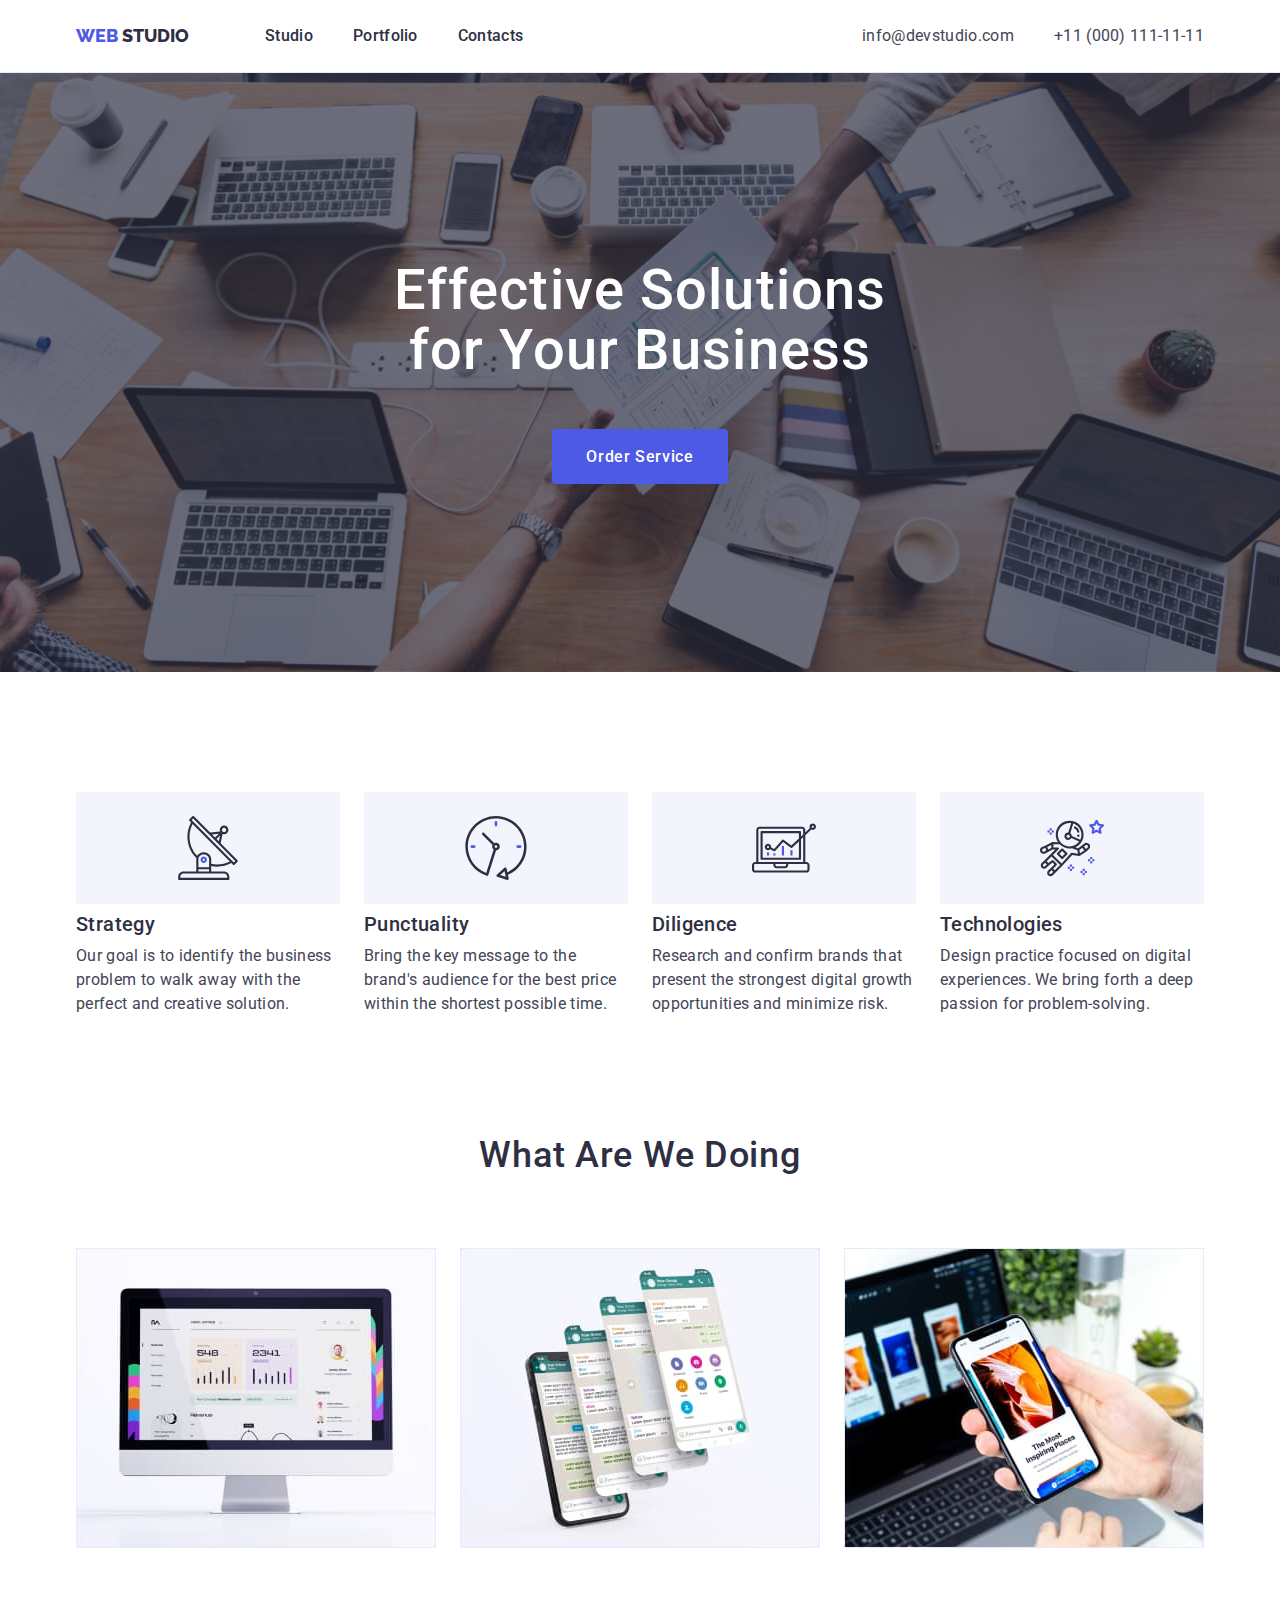
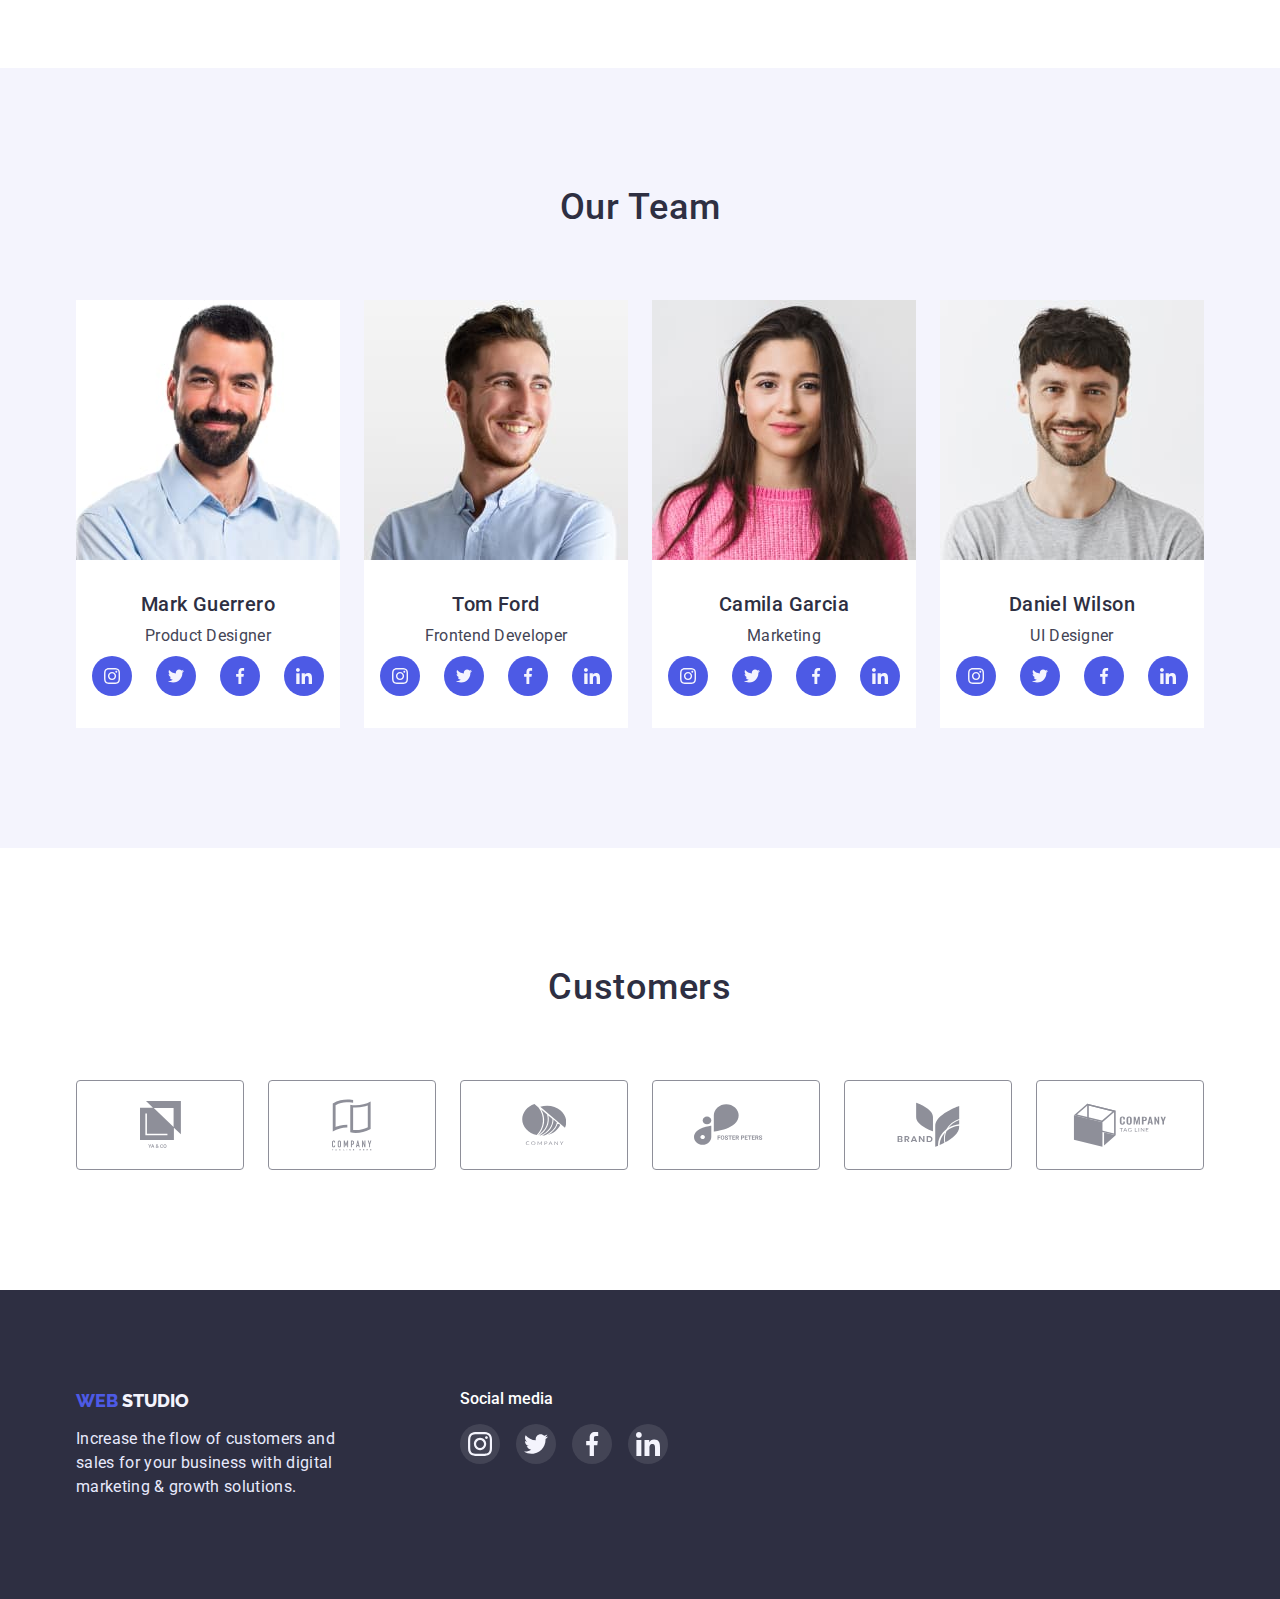
<file: index.html>
<!DOCTYPE html>
<html lang="en">
<head>
    <meta charset="UTF-8">
    <meta http-equiv="X-UA-Compatible" content="IE=edge">
    <meta name="viewport" content="width=device-width, initial-scale=1.0">
    <title>Студія</title>
    <link rel="preconnect" href="https://fonts.googleapis.com">
    <link rel="preconnect" href="https://fonts.gstatic.com" crossorigin>
    <link href="https://fonts.googleapis.com/css2?family=Raleway:wght@800&family=Roboto:wght@400;500;700;900&display=swap" rel="stylesheet">
    <link rel="stylesheet" href="https://cdn.jsdelivr.net/npm/modern-normalize@1.1.0/modern-normalize.min.css">
    <link rel="stylesheet" href="./css/styles.css">
    
    
</head>
<body>
    <!--HEADER-->

    <header class="page-header">
        <div class="container page-header-container">
            
        <nav class="page-navigation">
            <a class="logotype link" href="./index.html">
            <span class="web">WEB</span>
            <span class="studio">STUDIO</span>
            </a>
            <ul class="menu list">
                <li class="menu-item">
                    <a class="menu-link link" href="./index.html">Studio</a>
                </li>
                <li class="menu-item">
                    <a class="menu-link link" href="./portfolio.html">Portfolio</a>
                </li>
                <li class="menu-item">
                    <a class="menu-link link" href="">Contacts</a>
                </li>
            </ul>
        </nav>

        <ul class="contacts-info list">
            <li class="menu-item"><a class="contacts link" href="mailto:info@devstudio.com">info@devstudio.com</a></li>
            <li><a class="contacts link" href="tel:+110001111111">+11 (000) 111-11-11</a></li>
        </ul>

        </div>
    </header>
    <main>

    <!--HERO-->

        <section class="hero-section">
        <div class="container">
            <h1 class="hero">Effective Solutions for Your Business</h1>
            <button class="main-modal-btn" type="button">Order Service</button>
        </div>
        </section>

    <!--ADVANTAGES-->
        <section class="advantage-section">
            <div class="container">
            <h2 hidden>Our skills</h2>
            

        <ul class="advantages list">
            <li class="advantages-item">
                <div class="adv-icon">
                        <svg class="adv-list-icon" width="64" height="64">
                            <use href="./images/icons.svg#icon-antenna"></use>
                        </svg>
                    </a>
                </div>
                <h3 class="item">Strategy</h3>
                <p class="description-item">Our goal is to identify the business problem to walk away with the perfect and creative solution.</p>
            </li>

            <li class="advantages-item">
                <div class="adv-icon">
                        <svg class="adv-list-icon" width="64" height="64">
                            <use href="./images/icons.svg#icon-clock"></use>
                        </svg>
                    </a>
                </div>
                <h3 class="item">Punctuality</h3>
                <p class="description-item">Bring the key message to the brand's audience for the best price within the shortest possible time.</p>
            </li>

            <li class="advantages-item">
                <div class="adv-icon">
                        <svg class="adv-list-icon" width="64" height="64">
                            <use href="./images/icons.svg#icon-diagram"></use>
                        </svg>
                    </a></div>
                <h3 class="item">Diligence</h3>
                <p class="description-item">Research and confirm brands that present the strongest digital growth opportunities and minimize risk.</p>
            </li>

            <li class="advantages-item">
                <div class="adv-icon">
                        <svg class="adv-list-icon" width="64" height="64">
                            <use href="./images/icons.svg#icon-astronaut"></use>
                        </svg>
                    </a></div>
                <h3 class="item">Technologies</h3>
                <p class="description-item">Design practice focused on digital experiences. We bring forth a deep passion for problem-solving.</p>
            </li>
        </ul>
        </div>
        </section>

        <!--ABOUT-->

        <section class="about-section">
            <div class="container">
            <h2 class="about">What are we doing</h2>
        <ul class="list images-list">
            <li><img src="./images/what-we-are-doing/pc.jpg" alt="personal computer" width="360"></li>
            <li><img src="./images/what-we-are-doing/gadget.jpg" alt="gadget" width="360"></li>
            <li><img src="./images/what-we-are-doing/smartphone.jpg" alt="smartphone" width="360"></li>
        </ul>
        </div>
        </section>

        <!--EMPLOYEES-->

        <section class="employees-section">
            <div class="container">
            <h2 class="team">Our Team</h2>
        <ul class="employees-list list">
            <li class="team-list">
                <img src="./images/our-team/mark-guerrero.jpg" alt="mark-guerrero" width="264">
                <div class="borders">
                <h3 class="initials">Mark Guerrero</h3>
                <p class="occupation">Product Designer</p>
                <ul class="social-list list">
                    <li class="social-list-item">
                        <a href="" class="social-list-link">
                            <svg class="social-list-icon" width="16" height="16">
                                <use href="./images/icons.svg#icon-instagram"></use>
                            </svg>
                        </a>
                    </li>
                    <li class="social-list-item">
                        <a href="" class="social-list-link">
                            <svg class="social-list-icon" width="16" height="16">
                                <use href="./images/icons.svg#icon-twitter"></use>
                            </svg>
                        </a>
                    </li>
                    <li class="social-list-item">
                        <a href="" class="social-list-link">
                            <svg class="social-list-icon" width="16" height="16">
                                <use href="./images/icons.svg#icon-facebook"></use>
                            </svg>
                        </a>
                    </li>
                    <li class="social-list-item">
                        <a href="" class="social-list-link">
                            <svg class="social-list-icon" width="16" height="16">
                                <use href="./images/icons.svg#icon-linkedin"></use>
                            </svg>
                        </a>
                    </li>
                </ul>
                </div>
            </li>

            <li class="team-list">
                <img src="./images/our-team/tom-ford.jpg" alt="tom-ford" width="264">
                <div class="borders">
                <h3 class="initials">Tom Ford</h3>
                <p class="occupation">Frontend Developer</p>
                <ul class="social-list list">
                    <li class="social-list-item">
                        <a href="" class="social-list-link">
                            <svg class="social-list-icon" width="16" height="16">
                                <use href="./images/icons.svg#icon-instagram"></use>
                            </svg>
                        </a>
                    </li>
                    <li class="social-list-item">
                        <a href="" class="social-list-link">
                            <svg class="social-list-icon" width="16" height="16">
                                <use href="./images/icons.svg#icon-twitter"></use>
                            </svg>
                        </a>
                    </li>
                    <li class="social-list-item">
                        <a href="" class="social-list-link">
                            <svg class="social-list-icon" width="16" height="16">
                                <use href="./images/icons.svg#icon-facebook"></use>
                            </svg>
                        </a>
                    </li>
                    <li class="social-list-item">
                        <a href="" class="social-list-link">
                            <svg class="social-list-icon" width="16" height="16">
                                <use href="./images/icons.svg#icon-linkedin"></use>
                            </svg>
                        </a>
                    </li>
                </ul>
                </div>
            </li>

            <li class="team-list">
                <img src="./images/our-team/camila-garcia.jpg" alt="camila-garcia" width="264">
                <div class="borders">
                <h3 class="initials">Camila Garcia</h3>
                <p class="occupation">Marketing</p>
                <ul class="social-list list">
                    <li class="social-list-item">
                        <a href="" class="social-list-link">
                            <svg class="social-list-icon" width="16" height="16">
                                <use href="./images/icons.svg#icon-instagram"></use>
                            </svg>
                        </a>
                    </li>
                    <li class="social-list-item">
                        <a href="" class="social-list-link">
                            <svg class="social-list-icon" width="16" height="16">
                                <use href="./images/icons.svg#icon-twitter"></use>
                            </svg>
                        </a>
                    </li>
                    <li class="social-list-item">
                        <a href="" class="social-list-link">
                            <svg class="social-list-icon" width="16" height="16">
                                <use href="./images/icons.svg#icon-facebook"></use>
                            </svg>
                        </a>
                    </li>
                    <li class="social-list-item">
                        <a href="" class="social-list-link">
                            <svg class="social-list-icon" width="16" height="16">
                                <use href="./images/icons.svg#icon-linkedin"></use>
                            </svg>
                        </a>
                    </li>
                </ul>
                </div>
            </li>

            <li class="team-list">
                <img src="./images/our-team/daniel-wilson.jpg" alt="daniel-wilson" width="264">
                <div class="borders">
                <h3 class="initials">Daniel Wilson</h3>
                <p class="occupation">UI Designer</p>
                <ul class="social-list list">
                    <li class="social-list-item">
                        <a href="" class="social-list-link">
                            <svg class="social-list-icon" width="16" height="16">
                                <use href="./images/icons.svg#icon-instagram"></use>
                            </svg>
                        </a>
                    </li>
                    <li class="social-list-item">
                        <a href="" class="social-list-link">
                            <svg class="social-list-icon" width="16" height="16">
                                <use href="./images/icons.svg#icon-twitter"></use>
                            </svg>
                        </a>
                    </li>
                    <li class="social-list-item">
                        <a href="" class="social-list-link">
                            <svg class="social-list-icon" width="16" height="16">
                                <use href="./images/icons.svg#icon-facebook"></use>
                            </svg>
                        </a>
                    </li>
                    <li class="social-list-item">
                        <a href="" class="social-list-link">
                            <svg class="social-list-icon" width="16" height="16">
                                <use href="./images/icons.svg#icon-linkedin"></use>
                            </svg>
                        </a>
                    </li>
                </ul>
                </div>
            </li>
        </ul>
        </div>
        </section>
    </main>

        <section class="customer">
    <div class="container">
        <h2 class="customers">Customers</h2>
        <ul class="customers-list list">
            <li class="customers-list-item">
                <a href="" class="customers-list-link">
                    <svg class="customers-list-icon" width="41" height="47">
                        <use href="./images/icons.svg#icon-ya-and-co"></use>
                    </svg>
                </a>
            </li>
            
        

            <li class="customers-list-item">
                <a href="" class="customers-list-link">
                    <svg class="customers-list-icon" width="40" height="52">
                        <use href="./images/icons.svg#icon-tagline-here"></use>
                    </svg>
                </a>
            </li>
        

            <li class="customers-list-item">
                <a href="" class="customers-list-link">
                    <svg class="customers-list-icon" width="44" height="41">
                        <use href="./images/icons.svg#icon-company"></use>
                    </svg>
                </a>
            </li>

        
            <li class="customers-list-item">
                <a href="" class="customers-list-link">
                    <svg class="customers-list-icon" width="84" height="41">
                        <use href="./images/icons.svg#icon-foster-peters"></use>
                    </svg>
                </a>
            </li>
        

            <li class="customers-list-item">
                <a href="" class="customers-list-link">
                    <svg class="customers-list-icon" width="63" height="45">
                        <use href="./images/icons.svg#icon-brand"></use>
                    </svg>
                </a>
            </li>
        

            <li class="customers-list-item">
                <a href="" class="customers-list-link">
                    <svg class="customers-list-icon" width="94" height="44">
                        <use href="./images/icons.svg#icon-company-tag-line"></use>
                    </svg>
                </a>
            </li>
        </ul>
    </div>
    </section>


    <!--FOOTER-->

    <footer class="footer">
        <div class="container footer-info-box"> 

            <div class="footer-info">
        <a class="f-logotype link" href="./index.html">
            <span class="web-footer">WEB</span>
            <span class="studio-footer">STUDIO</span>
        </a>

        <p class="f-paragraph">Increase the flow of customers and sales for your business with digital marketing & growth solutions.</p>
        </div>

        <div class="footer-info">
        <h4 class="f-social-media">Social media</h4>
        
        <ul class="f-social-list list">
            <li class="f-social-list-item">
                <a href="" class="f-social-list-link">
                    <svg class="f-social-list-icon" width="24" height="24">
                        <use href="./images/icons.svg#icon-instagram"></use>
                    </svg>
                </a>
            </li>
            <li class="f-social-list-item">
                <a href="" class="f-social-list-link">
                    <svg class="f-social-list-icon" width="24" height="24">
                        <use href="./images/icons.svg#icon-twitter"></use>
                    </svg>
                </a>
            </li>
            <li class="f-social-list-item">
                <a href="" class="f-social-list-link">
                    <svg class="f-social-list-icon" width="24" height="24">
                        <use href="./images/icons.svg#icon-facebook"></use>
                    </svg>
                </a>
            </li>
            <li class="f-social-list-item">
                <a href="" class="f-social-list-link">
                    <svg class="f-social-list-icon" width="24" height="24">
                        <use href="./images/icons.svg#icon-linkedin"></use>
                    </svg>
                </a>
            </li>
        </ul>
        </div>
    </div>
    </footer>
</body>
</htm
</file>
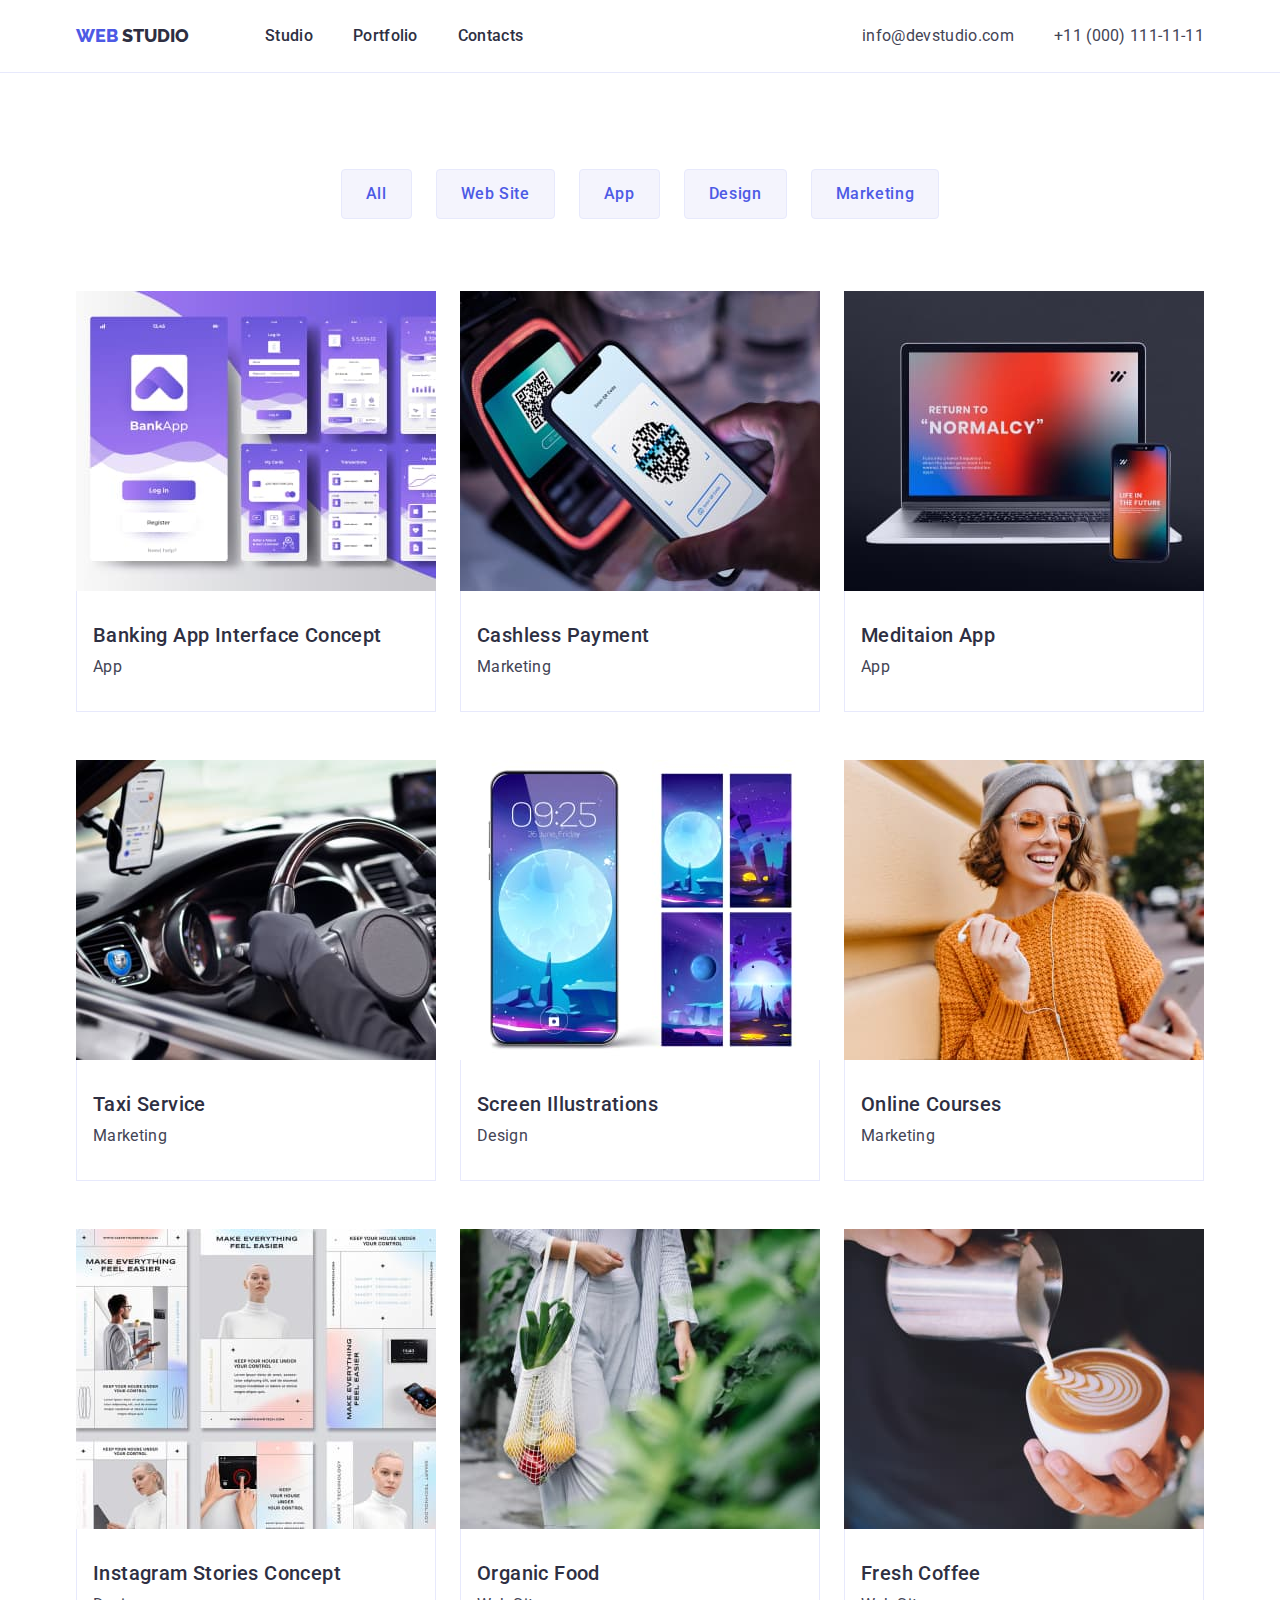
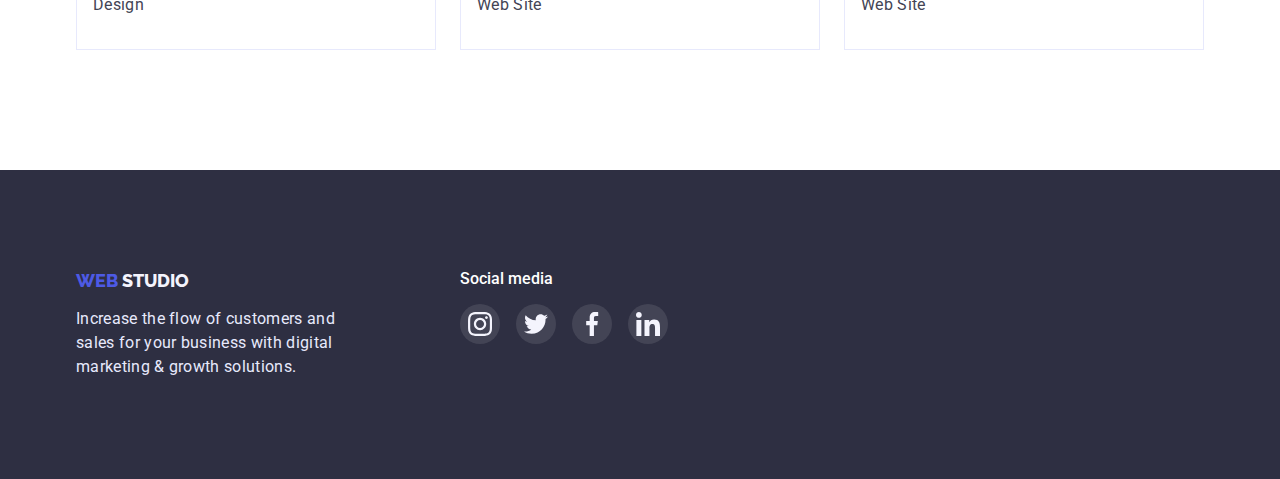
<file: portfolio.html>
<!DOCTYPE html>
<html lang="en">

<head>
    <meta charset="UTF-8">
    <meta http-equiv="X-UA-Compatible" content="IE=edge">
    <meta name="viewport" content="width=device-width, initial-scale=1.0">
    <title>Портфоліо</title>
    <link rel="preconnect" href="https://fonts.googleapis.com">
    <link rel="preconnect" href="https://fonts.gstatic.com" crossorigin>
    <link href="https://fonts.googleapis.com/css2?family=Raleway:wght@800&family=Roboto:wght@400;500;700;900&display=swap" rel="stylesheet">
    <link rel="stylesheet" href="https://cdn.jsdelivr.net/npm/modern-normalize@1.1.0/modern-normalize.min.css">
    <link rel="stylesheet" href="./css/styles.css">

</head>

<body>

    <!--HEADER-->

    <header class="page-header">
        <div class="container page-header-container"> 
        <nav class="page-navigation">
            <a class="logotype link" href="./portfolio.html">
                <span class="web">WEB</span>
                <span class="studio">STUDIO</span>
            </a>
            <ul class="menu list">
                <li class="menu-item">
                    <a class="menu-link link" href="./index.html">Studio</a>
                </li>
                <li class="menu-item">
                    <a class="menu-link link" href="./portfolio.html">Portfolio</a>
                </li>
                <li class="menu-item">
                    <a class="menu-link link" href="">Contacts</a>
                </li>
            </ul>
        </nav>

        <ul class="contacts-info list">
            <li class="menu-item"><a class="contacts link" href="mailto:info@devstudio.com">info@devstudio.com</a></li>
            <li><a class="contacts link" href="tel:+110001111111">+11 (000) 111-11-11</a></li>
        </ul>
        </div>
    </header>

    <main>

        <!--MENU-->
        <section class="portfolio-menu">
            <div class="container">

        <h1 hidden>Portfolio</h1>
        <ul class="buttons-list list">
            <li><button class="modal-btn" type="button">All</button></li>
            <li><button class="modal-btn" type="button">Web Site</button></li>
            <li><button class="modal-btn" type="button">App</button></li>
            <li><button class="modal-btn" type="button">Design</button></li>
            <li><button class="modal-btn last-btn" type="button">Marketing</button></li>
        </ul>
        

            <ul class="list pictures">
                <li class="row-items">
                    <a class="link shadow" href="./portfolio.html"> 
                    <img src="./images/portfolio/banking-app-interface-concept.jpg" alt="banking-app-interface-concept" width="360">
                    <div class="border">
                    <h2 class="title">Banking App Interface Concept</h2>
                    <p class="description">App</p>
                    </div>
                    </a>
                </li>

                <li class="row-items">
                    <a class="link shadow" href="./portfolio.html">
                    <img src="./images/portfolio/cashless-payment.jpg" alt="qr-reader" width="360">
                    <div class="border"> 
                    <h2 class="title">Cashless Payment</h2>
                    <p class="description">Marketing</p>
                    </div>
                    </a>
                </li>

                <li class="row-items">
                    <a class="link shadow" href="./portfolio.html">
                    <img src="./images/portfolio/meditaion-app.jpg" alt="laptop and smartphone" width="360">
                    <div class="border"> 
                    <h2 class="title">Meditaion App</h2>
                    <p class="description">App</p>
                    </div>
                    </a>
                </li>
            
                <li class="row-items">
                    <a class="link shadow" href="./portfolio.html">
                    <img src="./images/portfolio/taxi-service.jpg" alt="car" width="360">
                    <div class="border"> 
                    <h2 class="title">Taxi Service</h2>
                    <p class="description">Marketing</p>
                    </div>
                    </a>
                </li>

                <li class="row-items">
                    <a class="link shadow" href="./portfolio.html">
                    <img src="./images/portfolio/screen-illustations.jpg" alt="smartphone screen" width="360">
                    <div class="border"> 
                    <h2 class="title">Screen Illustrations</h2>
                    <p class="description">Design</p>
                    </div>
                    </a>
                </li>

                <li class="row-items">
                    <a class="link shadow" href="./portfolio.html">
                    <img src="./images/portfolio/online-courses.jpg" alt="girl" width="360">
                    <div class="border">
                    <h2 class="title">Online Courses</h2>
                    <p class="description">Marketing</p>
                    </div>
                    </a>
                </li>
            
                <li class="row-items">
                    <a class="link shadow" href="./portfolio.html">
                    <img src="./images/portfolio/instagram-stories-concept.jpg" alt="instagram" width="360">
                    <div class="border">
                    <h2 class="title">Instagram Stories Concept</h2>
                    <p class="description">Design</p>
                    </div>
                    </a>
                </li>
        
                <li class="row-items">
                    <a class="link shadow" href="./portfolio.html">
                    <img src="./images/portfolio/organic-food.jpg" alt="food" width="360">
                    <div class="border"> 
                    <h2 class="title">Organic Food</h2>
                    <p class="description">Web Site</p>
                    </div>
                    </a>
                </li>
        
                <li class="row-items">
                    <a class="link shadow" href="./portfolio.html">
                    <img src="./images/portfolio/fresh-coffee.jpg" alt="coffee" width="360">
                    <div class="border"> 
                    <h2 class="title">Fresh Coffee</h2>
                    <p class="description">Web Site</p>
                    </div>
                    </a>
                </li>
            </ul>
        </div>
        </section>
    </main>

        <!--FOOTER-->

    <footer class="footer">
        <div class="container footer-info-box"> 
            <div class="footer-info">
        <a class="f-logotype link" href="./portfolio.html">
            <span class="web-footer">WEB</span>
            <span class="studio-footer">STUDIO</span>
        </a>
        <p class="f-paragraph">Increase the flow of customers and sales for your business with digital marketing & growth solutions.</p>
    </div>

    <div class="footer-info">
        <h4 class="f-social-media">Social media</h4>
    
        <ul class="f-social-list list">
            <li class="f-social-list-item">
                <a href="" class="f-social-list-link">
                    <svg class="f-social-list-icon" width="24" height="24">
                        <use href="./images/icons.svg#icon-instagram"></use>
                    </svg>
                </a>
            </li>
            <li class="f-social-list-item">
                <a href="" class="f-social-list-link">
                    <svg class="f-social-list-icon" width="24" height="24">
                        <use href="./images/icons.svg#icon-twitter"></use>
                    </svg>
                </a>
            </li>
            <li class="f-social-list-item">
                <a href="" class="f-social-list-link">
                    <svg class="f-social-list-icon" width="24" height="24">
                        <use href="./images/icons.svg#icon-facebook"></use>
                    </svg>
                </a>
            </li>
            <li class="f-social-list-item">
                <a href="" class="f-social-list-link">
                    <svg class="f-social-list-icon" width="24" height="24">
                        <use href="./images/icons.svg#icon-linkedin"></use>
                    </svg>
                </a>
            </li>
        </ul>
    </div>
    
    </div>
    </footer>
</body>

</html>
</file>
<file: css/styles.css>
:root {
    --accent-color: #4D5AE5;
    --secondary-color: #2E2F42;
    --ocean-color: #404BBF;
    --slate-color: #434455;
    --white-color: #FFFFFF;
    --cloud-color: #F4F4FD;
    --cornflower-color: #E7E9FC;
    --primary-font: 'Roboto', sans-serif;
    --secondary-font: 'Raleway', sans-serif;
}

h1,h2,h3,h4,p {
    margin-top: 0;
    margin-bottom: 0;
}

ul,ol {
    margin-top: 0;
    margin-bottom: 0;
    padding-left: 0;
}

img {
    display: block;
}

button {
    cursor: pointer;
}

/*----------GENERAL CLASSES----------*/
body {
    font-family: var(--primary-font);
}

.container {
    width: 1158px;
    margin-left: auto;
    margin-right: auto;
    padding-left: 15px;
    padding-right: 15px;
}

.list {
    list-style: none;
}

.link {
    text-decoration: none;
    display: block;
}



/*----------HEADER--------*/

.page-header {
    padding-top: 24px;
    padding-bottom: 24px;
    border-bottom: 1px solid #E7E9FC;
}

.page-navigation {
    display: flex;
    align-items: center;
}

.page-header-container {
    display: flex;
    align-items: center;
}


.logotype {
    color: var(--accent-color);
    margin-right: 76px;
}
.web {
    font-family: var(--secondary-font);
    font-weight: 800;
    font-size: 18px;
    line-height: 1.33;
    color: var(--accent-color);
}
.studio {
    font-family: var(--secondary-font);
    font-weight: 800;
    font-size: 18px;
    line-height: 1.33;
    color: var(--secondary-color);
}

.menu {
    display: flex;
    align-items: center;
}

.menu-item:not(:last-child) {
    margin-right: 40px;
}

.menu-link {
    font-weight: 500;
    font-size: 16px;
    line-height: 1.5;
    letter-spacing: 0.02em;
    color: var(--secondary-color); 
}

.menu-link:hover,
.menu-link :focus {
    color: var(--ocean-color);
}

.contacts-info {
    display: flex;
    margin-left: auto;
    
}

.contacts {
    font-size: 16px;
    line-height: 1.5;
    letter-spacing: 0.02em;
    color: var(--slate-color);   
}



.contacts:hover,
.contacts:focus {
    color: var(--ocean-color);
}

/*----------HERO----------*/

.hero-section {
    background-color: var(--secondary-color);
    padding-top: 188px;
    padding-bottom: 188px;
    text-align: center;
    background-image:linear-gradient(rgba(46, 47, 66, 0.7), rgba(46, 47, 66, 0.7)), url(../images/hero/bg.jpg);
    background-size: cover;
    background-position: center;
    background-repeat: no-repeat;
    max-width: 1440px;
    margin-left: auto;
    margin-right: auto;
     
}
.hero {
    font-weight: 500;
    font-size: 56px;
    width: 496px;
    line-height: 1.07;
    letter-spacing: 0.02em;
    color: var(--white-color); 
    margin-right: auto;
    margin-left: auto;
    
}
.buttons-list {
    display: flex;
    justify-content: center;
    margin-bottom: 72px;
}

.main-modal-btn {
    font-family: inherit;
    font-weight: 500;
    font-size: 16px;
    line-height: 1.19;
    letter-spacing: 0.04em;
    color: var(--white-color);
    background-color: var(--accent-color);
    border-radius: 4px;
    border-color: transparent;
    padding: 16px 32px;
    margin-top: 48px;
    
}
.main-modal-btn:hover,
.main-modal-btn:focus {
    background-color: var(--ocean-color);
}


.modal-btn {
    font-family: inherit;
    font-weight: 500;
    font-size: 16px;
    line-height: 1.5;
    letter-spacing: 0.04em;
    color: var(--accent-color);
    background-color: var(--cloud-color);
    padding: 12px 24px;
    border: 1px solid #E7E9FC;
    border-radius: 4px;
    margin-right: 24px;
}

.last-btn {
    margin-right: 0px;
}

.modal-btn:hover,
.modal-btn:focus {
    color: var(--white-color); 
    background-color: var(--ocean-color);
    box-shadow: 0px 3px 1px rgba(0, 0, 0, 0.1), 0px 2px 1px rgba(0, 0, 0, 0.08), 0px 2px 2px rgba(0, 0, 0, 0.12);
    border-color: var(--ocean-color);
}

/*----------ADVANTAGES----------*/

.advantage-section {
    padding-top: 120px;
    padding-bottom: 120px;
}

.advantages-icon-list {
    display: flex;
    justify-content: center;
    gap: 24px;
    }

.adv-icon {
    display: flex;
    justify-content: center;
    align-items: center;
    height: 112px;
    border: 1px transparent;
    border-radius: 4px;
    background-color: var(--cloud-color);
    margin-bottom: 8px;
}
.adv-list-icon

.advantage-section {
    margin-top: 120px;
    margin-bottom: 120px;
}

.advantages {
    display: flex;
    gap: 24px;
    
}
.advantages-item {
    flex-basis: calc(100% - 72px / 4);
}

.item {
    font-weight: 500;
    font-size: 20px;
    line-height: 1.2;
    letter-spacing: 0.02em;
    color: var(--secondary-color);
    margin-bottom: 8px;
    
}
.description-item {
    font-size: 16px;
    line-height: 1.5;
    letter-spacing: 0.02em;
    color: var(--slate-color);
    
}

/*----------ABOUT----------*/
.about-section {
    padding-bottom: 120px;
}

.images-list {
    display: flex;
    gap: 24px;
    
}
.about,
.customers,
.team {
    font-weight: 500;
    font-size: 36px;
    line-height: 1.11;
    letter-spacing: 0.02em;
    text-transform: capitalize;
    color: var(--secondary-color);
    margin-bottom: 72px;
    text-align: center;
}

/*----------EMPLOYEES----------*/

.employees-section {
    background-color: var(--cloud-color);
    padding-top: 120px;
    padding-bottom: 120px;
}
.team-list {
    background-color: var(--white-color);
    text-align: center;
}
.employees-list {
    display: flex;
    gap: 24px;
}

.borders {
    padding-top: 32px;
    padding-bottom: 32px;
}

.initials {
    font-weight: 500;
    font-size: 20px;
    line-height: 1.2;
    letter-spacing: 0.02em;
    color: var(--secondary-color);
    margin-bottom: 8px;
    
}
.occupation {
    font-size: 16px;
    line-height: 1.5;
    letter-spacing: 0.02em;
    color: var(--slate-color);
    margin-bottom: 8px;
}
.social-list {
    display: flex;
    justify-content: center;
    gap: 24px;
}

.social-list-link {
    display: flex;
    justify-content: center;
    align-items: center;
    width: 40px;
    height: 40px;
    border-radius: 50%;
    background-color: var(--accent-color);
}

.social-list-link:hover,
.social-list-link:focus {
    background-color: var(--ocean-color);
}


.social-list-icon {
    fill: var(--cloud-color);
}

/*----------CUSTOMER----------*/

.customer {
    padding-top: 120px;
    padding-bottom: 120px;
    
}

.customers-list{
    display: flex;
    justify-content: center;
    gap: 24px;
    
}
.customers-list-item {
    width: calc(100% - 120px / 6);
    box-sizing: border-box;
    border: 1px solid #8E8F99;
    border-radius: 4px;
}

.customers-list-link {
    display: flex;
    justify-content: center;
    align-items: center;
    width: 100%;
    height: 88px;
    
}

.customers-list-item:hover,
.customers-list-item:focus {
    border-color: var(--ocean-color);
}

.customers-list-icon {
    fill: #8E8F99;
}

.customers-list-item:hover .customers-list-icon,
.customers-list-item:focus .customers-list-icon {
    fill: var(--ocean-color);
}

/*----------FOOTER----------*/

.footer {
    
    background-color: var(--secondary-color);
    padding-top: 100px;
    padding-bottom: 100px;
}

.footer-info-box {
    display: flex;
    gap: 120px;
}

.f-logotype {
    color: var(--accent-color);
    margin-bottom: 16px;
    
}

.web-footer {
    font-family: var(--secondary-font);
    font-weight: 800;
    font-size: 18px;
    line-height: 1.17;
    color: var(--accent-color);
    
}
.studio-footer {
    font-family: var(--secondary-font);
    font-weight: 800;
    font-size: 18px;
    line-height: 1.17;
    color: var(--cloud-color);
}

.f-paragraph {
    font-weight: 400;
    font-size: 16px;
    line-height: 1.5;
    letter-spacing: 0.02em;
    color: var(--cornflower-color);
    width: 264px;
}

.f-social-media {
    font-family: var(--primary-font);
    font-weight: 500;
    font-size: 16px;
    color: var(--white-color);
    margin-bottom: 16px;
    width: 208px;
    
}



.f-social-list {
    display: flex;
    gap: 16px;
}
.f-social-list-link {
    display: flex;
    justify-content: center;
    align-items: center;
    width: 40px;
    height: 40px;
    border-radius: 50%;
    background-color: rgba(255, 255, 255, 0.1);;
}

.f-social-list-link:hover,
.f-social-list-link:focus {
    background-color: #31D0AA;
}

.f-social-list-icon {
    fill: var(--cloud-color);
}



/*----------PORTFOLIO----------*/
/*----------MENU----------*/

.portfolio-menu {
    padding-top: 96px;
    padding-bottom: 120px;
}
.pictures {
    display: flex;
    flex-wrap: wrap;  
}

.shadow:hover,
.shadow:focus {
    box-shadow: 0px 1px 6px rgba(46, 47, 66, 0.08), 0px 1px 1px rgba(46, 47, 66, 0.16), 0px 2px 1px rgba(46, 47, 66, 0.08);
} 



.border {
    padding-top: 32px;
    padding-bottom: 32px;
    padding-left: 16px;
    border: 1px solid #E7E9FC;
    border-top: none;
}

.row-items:not(:nth-child(3n)) {
    margin-right: 24px;
}

.row-items:not(:nth-last-child(-n + 3)) {
    margin-bottom: 48px;
}

.title {
    font-weight: 500;
    font-size: 20px;
    line-height: 1.2;
    letter-spacing: 0.02em;
    color: var(--secondary-color);
    margin-bottom: 8px;
    
}
.description {
    font-size: 16px;
    line-height: 1.5;
    letter-spacing: 0.02em;
    color: var(--slate-color);
    
}
</file>
